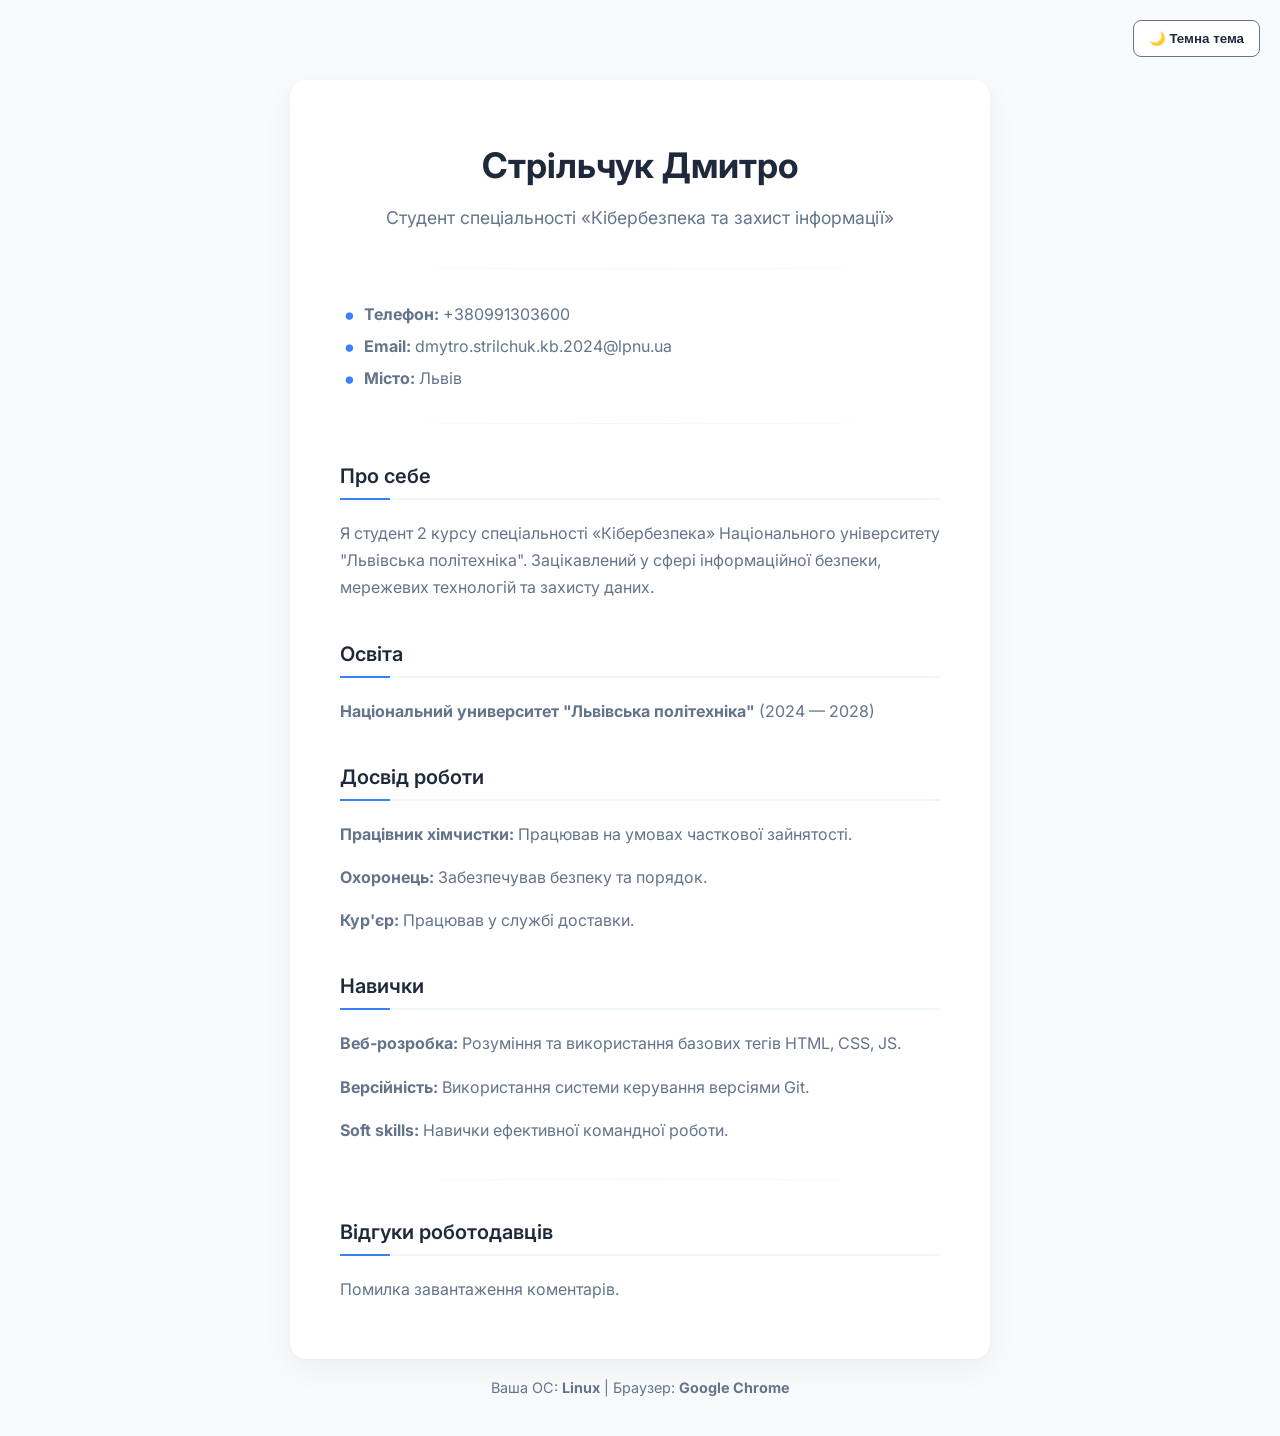
<file: public/index.html>
<!DOCTYPE html>
<html lang="uk">
<head>
    <meta charset="UTF-8">
    <meta name="viewport" content="width=device-width, initial-scale=1.0">
    <title>Резюме — Стрільчук Дмитро</title>
    <link rel="stylesheet" href="styles.css">
</head>
<body>

    <button id="theme-toggle" class="theme-btn">🌙 Перемкнути тему</button>

    <div class="container">
        <h1>Стрільчук Дмитро</h1>
        <p class="subtitle">Студент спеціальності «Кібербезпека та захист інформації»</p>
        <hr>
        <ul>
            <li><b>Телефон:</b> +380991303600</li>
            <li><b>Email:</b> dmytro.strilchuk.kb.2024@lpnu.ua</li>
            <li><b>Місто:</b> Львів</li>
        </ul>
        <hr>

        <h3>Про себе</h3>
        <p>Я студент 2 курсу спеціальності «Кібербезпека» Національного університету "Львівська політехніка". Зацікавлений у сфері інформаційної безпеки, мережевих технологій та захисту даних.</p>

        <h3>Освіта</h3>
        <p><b>Національний университет "Львівська політехніка"</b> (2024 — 2028)</p>

        <h3>Досвід роботи</h3>
        <p><b>Працівник хімчистки:</b> Працював на умовах часткової зайнятості.</p>
        <p><b>Охоронець:</b> Забезпечував безпеку та порядок.</p>
        <p><b>Кур'єр:</b> Працював у службі доставки.</p>

        <h3>Навички</h3>
        <p><b>Веб-розробка:</b> Розуміння та використання базових тегів HTML, CSS, JS.</p>
        <p><b>Версійність:</b> Використання системи керування версіями Git.</p>
        <p><b>Soft skills:</b> Навички ефективної командної роботи.</p>

        <hr>
        
        <h3>Відгуки роботодавців</h3>
        <div id="comments-section">
            <p>Завантаження коментарів...</p>
        </div>
    </div>

    <footer id="info-footer"></footer>

    <div id="feedback-modal" class="modal">
        <div class="modal-content">
            <span class="close-btn">&times;</span>
            <h2>Зворотній зв'язок</h2>
            <form id="contactForm">
                <label for="name">Ім'я:</label>
                <input type="text" id="name" required>
                
                <label for="email">Email:</label>
                <input type="email" id="email" required>
                
                <label for="phone">Номер телефону:</label>
                <input type="tel" id="phone" required>
                
                <label for="message">Повідомлення:</label>
                <textarea id="message" rows="4" required></textarea>
                
                <button type="submit" class="submit-btn">Відправити</button>
            </form>
        </div>
    </div>

    <script src="script.js"></script>
</body>
</html>
</file>
<file: public/styles.css>
/* --- ТУТ ТВОЇ ПОПЕРЕДНІ СТИЛІ --- */
@import url('https://fonts.googleapis.com/css2?family=Inter:wght@400;500;600;700&display=swap');

:root {
    --bg-color: #f8fafc;
    --card-bg: #ffffff;
    --text-main: #1e293b;
    --text-muted: #64748b;
    --accent: #3b82f6;
    --accent-light: #eff6ff;
    --modal-bg: rgba(0, 0, 0, 0.5);
}

/* Змінні для темної теми */
body.dark-theme {
    --bg-color: #0f172a;
    --card-bg: #1e293b;
    --text-main: #f8fafc;
    --text-muted: #94a3b8;
    --accent: #60a5fa;
    --accent-light: #334155;
    --modal-bg: rgba(0, 0, 0, 0.8);
}

body {
    font-family: 'Inter', system-ui, -apple-system, sans-serif;
    background-color: var(--bg-color);
    color: var(--text-main);
    margin: 0;
    padding: 20px;
    display: flex;
    flex-direction: column;
    align-items: center;
    min-height: 100vh;
    transition: background-color 0.3s, color 0.3s; /* Плавний перехід теми */
}

.container {
    width: 100%;
    max-width: 700px;
    background: var(--card-bg);
    padding: 40px 50px;
    border-radius: 16px;
    box-shadow: 0 10px 30px rgba(0, 0, 0, 0.05), 0 1px 3px rgba(0, 0, 0, 0.03);
    box-sizing: border-box;
    margin-top: 60px;
    transition: background-color 0.3s;
}

/* ... (тут твої стилі для h1, h3, p, ul, li) ... */

h1 { text-align: center; color: var(--text-main); font-size: 2.2rem; font-weight: 700; margin-bottom: 5px; }
.subtitle { text-align: center; font-size: 1.1rem; color: var(--text-muted); margin-bottom: 35px; }
h3 { color: var(--text-main); font-size: 1.25rem; font-weight: 600; border-bottom: 2px solid var(--accent-light); padding-bottom: 10px; margin-top: 40px; position: relative; }
h3::after { content: ''; position: absolute; left: 0; bottom: -2px; width: 50px; height: 2px; background-color: var(--accent); }
ul { list-style-type: none; padding-left: 0; }
li { position: relative; margin: 12px 0; padding-left: 24px; color: var(--text-muted); }
li::before { content: "•"; color: var(--accent); font-weight: bold; font-size: 1.5em; position: absolute; left: 4px; top: -4px; }
p { line-height: 1.7; color: var(--text-muted); margin-bottom: 16px; }
hr { border: none; height: 1px; background: linear-gradient(to right, transparent, var(--accent-light), transparent); margin: 35px 0; }

/* --- НОВІ СТИЛІ --- */

/* Кнопка теми */
.theme-btn {
    position: fixed;
    top: 20px;
    right: 20px;
    padding: 10px 15px;
    background-color: var(--card-bg);
    color: var(--text-main);
    border: 1px solid var(--text-muted);
    border-radius: 8px;
    cursor: pointer;
    font-weight: 600;
    transition: 0.3s;
}
.theme-btn:hover { background-color: var(--accent-light); }

/* Коментарі */
.comment {
    background-color: var(--accent-light);
    padding: 15px;
    border-radius: 8px;
    margin-bottom: 15px;
}
.comment strong { color: var(--accent); display: block; margin-bottom: 5px;}

/* Футер */
footer {
    margin-top: auto;
    padding: 20px;
    text-align: center;
    color: var(--text-muted);
    font-size: 0.9rem;
}

/* Модальне вікно */
.modal {
    display: none; /* Приховано за замовчуванням */
    position: fixed;
    z-index: 1000;
    left: 0;
    top: 0;
    width: 100%;
    height: 100%;
    background-color: var(--modal-bg);
}
.modal-content {
    background-color: var(--card-bg);
    margin: 10% auto;
    padding: 30px;
    border-radius: 12px;
    width: 90%;
    max-width: 400px;
    position: relative;
    box-shadow: 0 5px 15px rgba(0,0,0,0.3);
}
.close-btn {
    position: absolute;
    top: 15px;
    right: 20px;
    font-size: 24px;
    cursor: pointer;
    color: var(--text-muted);
}
.close-btn:hover { color: var(--text-main); }

/* Форма */
form { display: flex; flex-direction: column; }
label { margin-top: 10px; color: var(--text-main); font-weight: 500; font-size: 0.9rem;}
input, textarea {
    padding: 10px;
    margin-top: 5px;
    border: 1px solid var(--text-muted);
    border-radius: 6px;
    background-color: var(--bg-color);
    color: var(--text-main);
}
.submit-btn {
    margin-top: 20px;
    padding: 12px;
    background-color: var(--accent);
    color: white;
    border: none;
    border-radius: 6px;
    cursor: pointer;
    font-weight: bold;
}
.submit-btn:hover { background-color: #2563eb; }
</file>
